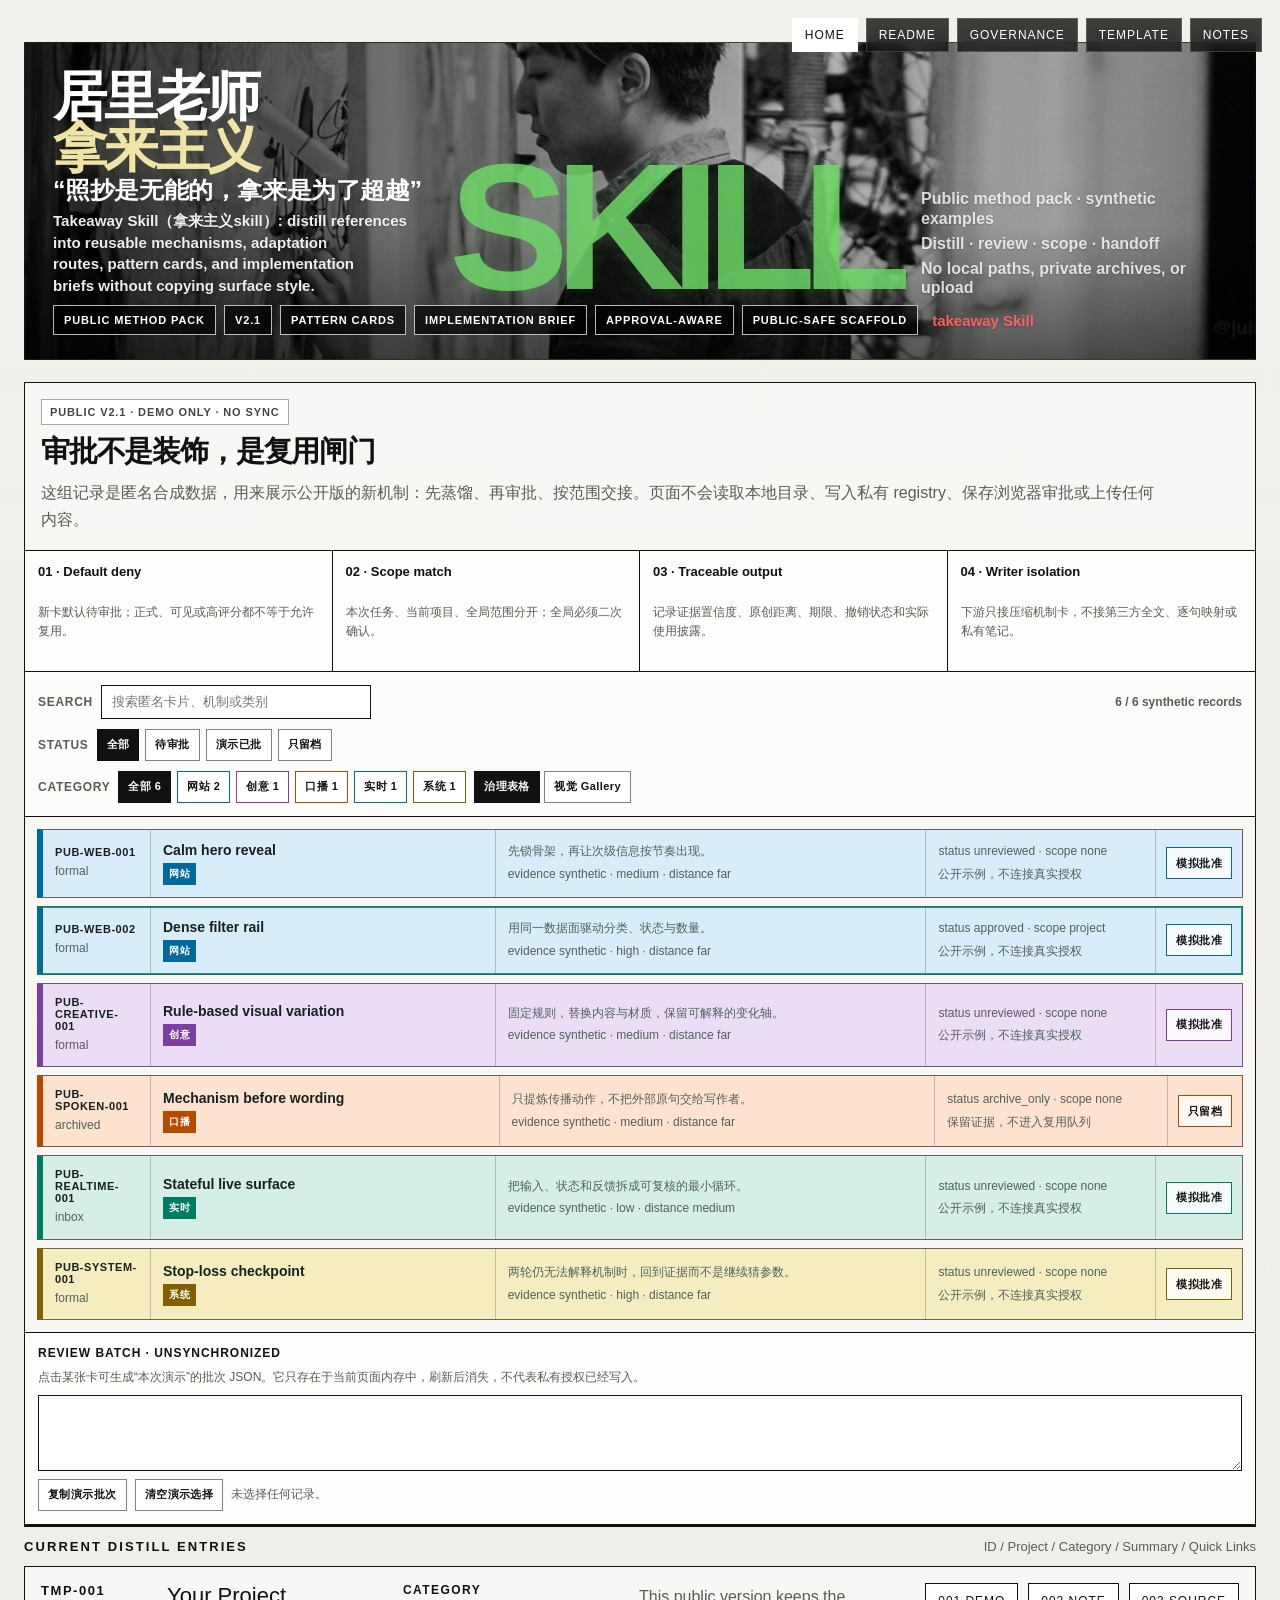
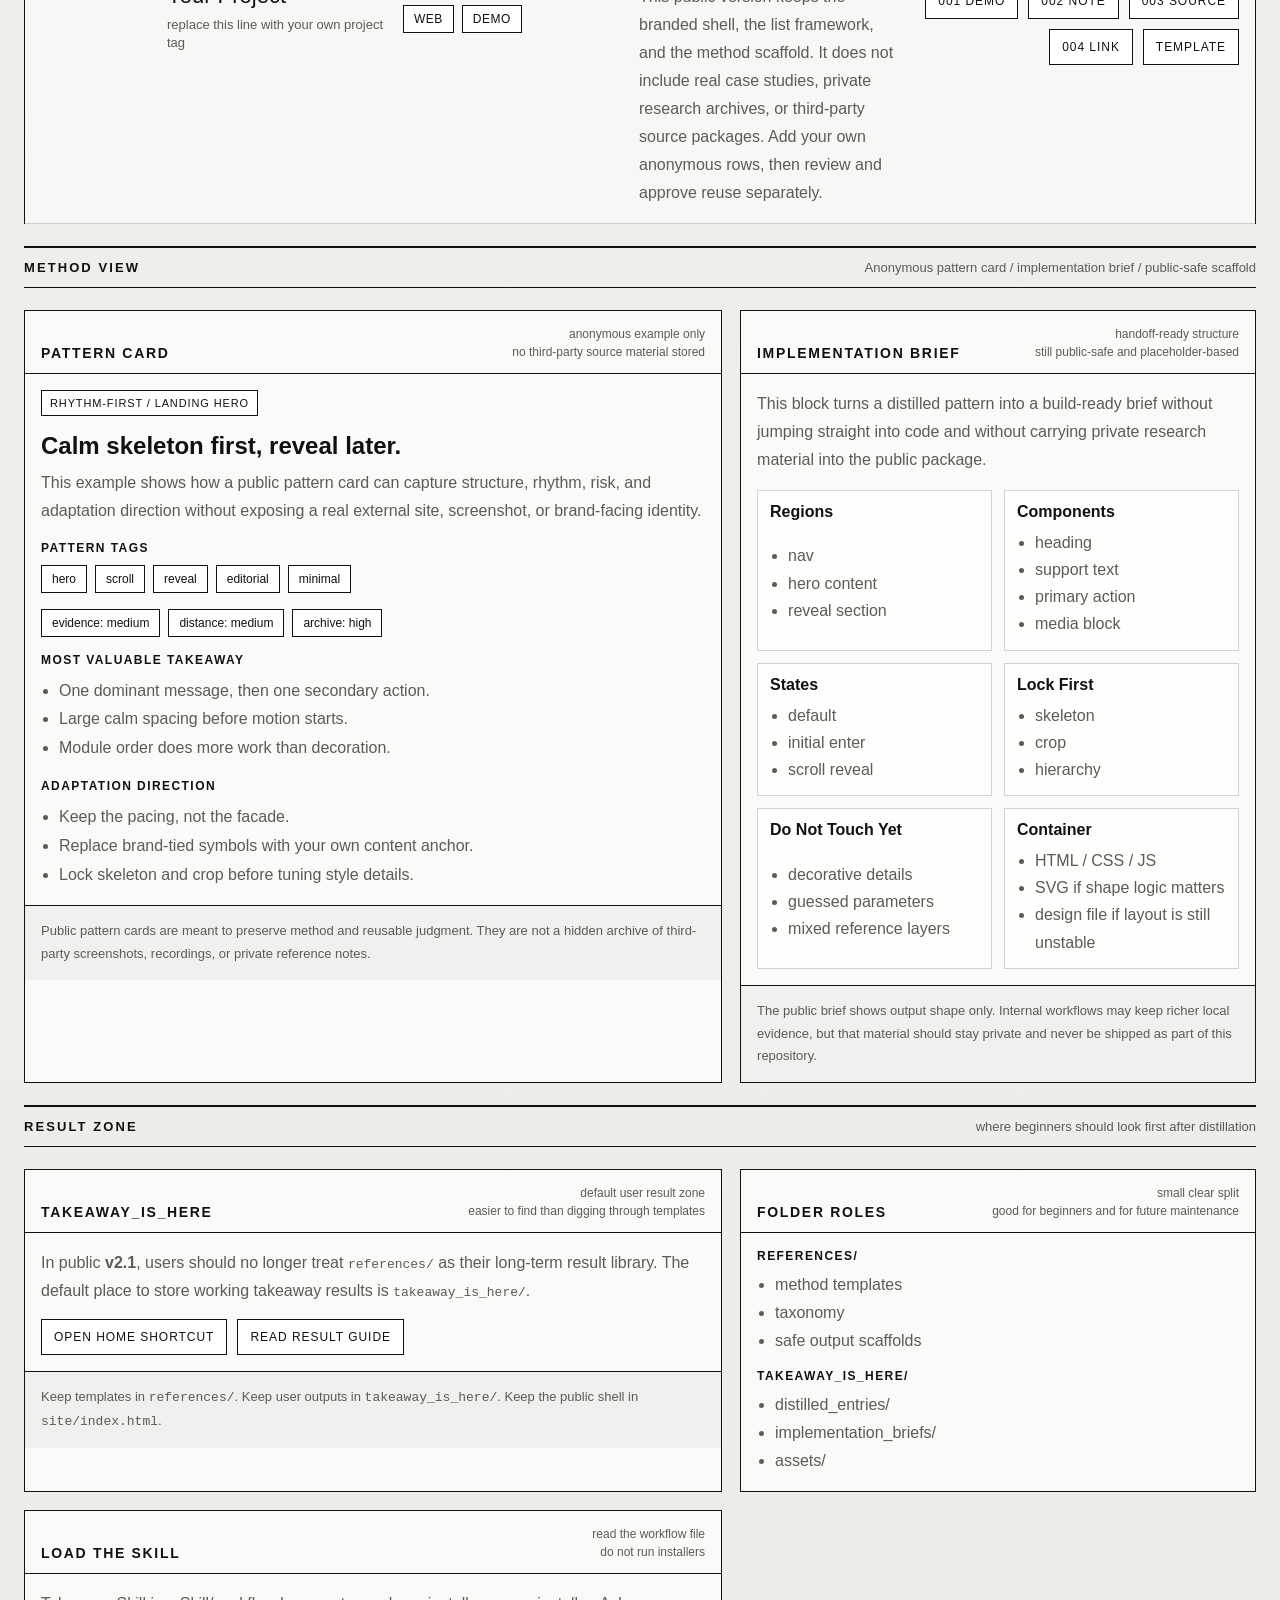
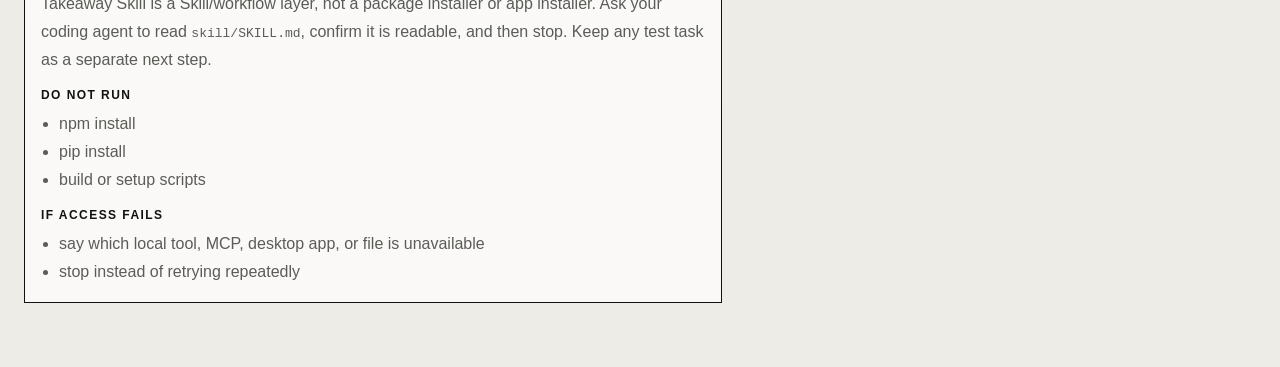
<file: site/index.html>
<!doctype html>
<html lang="zh-CN">
  <head>
    <meta charset="UTF-8" />
    <meta name="viewport" content="width=device-width, initial-scale=1.0" />
    <meta name="referrer" content="no-referrer" />
    <title>居里老师拿来主义</title>
    <meta
      name="description"
      content="Takeaway Skill（拿来主义skill）是一个参考蒸馏框架，用于把网站、页面、动效、截图和视觉系统拆成可复用机制、pattern card 与 implementation brief，而不是照抄表皮。"
    />
    <link rel="stylesheet" href="./ui/local-view.css" />
    <style>
      :root {
        --bg: #eeece6;
        --ink: #111111;
        --muted: #5b5b57;
        --panel: #f8f6f0;
        --line: #111111;
        --accent: #111111;
        --soft-line: rgba(17, 17, 17, 0.18);
      }
      * { box-sizing: border-box; }
      body {
        margin: 0;
        background:
          linear-gradient(180deg, #f2f0ea 0%, var(--bg) 100%);
        color: var(--ink);
        font-family: "Helvetica Neue", "PingFang SC", sans-serif;
      }
      .wrap {
        max-width: 1280px;
        margin: 0 auto;
        padding: 32px 24px 64px;
      }
      .masthead {
        position: relative;
        display: grid;
        grid-template-columns: minmax(0, 1fr) auto;
        gap: 18px;
        align-items: end;
        min-height: 288px;
        width: 100%;
        max-width: 100%;
        padding: 28px 28px 24px;
        margin: 10px 0 18px;
        border: 1px solid rgba(17, 17, 17, 0.7);
        background:
          linear-gradient(90deg, rgba(0, 0, 0, 0.8) 0%, rgba(0, 0, 0, 0.46) 40%, rgba(0, 0, 0, 0.2) 62%, rgba(0, 0, 0, 0.42) 100%),
          url("./assets/jl-profile-wide.png") center 55% / cover no-repeat;
        overflow: hidden;
      }
      .masthead::after {
        content: "";
        position: absolute;
        inset: auto 0 0 0;
        height: 42%;
        background: linear-gradient(180deg, rgba(0, 0, 0, 0) 0%, rgba(0, 0, 0, 0.46) 100%);
        pointer-events: none;
      }
      .masthead-main {
        position: relative;
        z-index: 1;
        display: grid;
        gap: 12px;
        align-self: end;
        min-width: 0;
        max-width: 100%;
      }
      .title-lockup {
        display: grid;
        gap: 8px;
        width: 100%;
        max-width: 100%;
      }
      .title-head {
        display: grid;
        grid-template-columns: minmax(0, 1fr) auto minmax(230px, 0.78fr);
        gap: 14px;
        align-items: stretch;
        width: 100%;
        max-width: 100%;
      }
      .title-copy {
        display: grid;
        gap: 6px;
        min-width: 0;
      }
      .eyebrow {
        display: none;
      }
      h1 {
        margin: 0;
        font-size: clamp(36px, 4.2vw, 60px);
        line-height: 0.94;
        letter-spacing: -0.05em;
        font-weight: 800;
        color: #ffffff;
        text-wrap: balance;
        max-width: 8.4em;
      }
      .hero-title-accent {
        color: rgba(244, 232, 168, 0.98);
        text-shadow: 0 0 16px rgba(244, 232, 168, 0.14);
      }
      .title-note {
        display: block;
        width: fit-content;
        max-width: 100%;
        color: #ffffff;
        font-weight: 800;
      }
      .title-note span {
        display: block;
        line-height: 1.1;
        white-space: nowrap;
        font-size: clamp(15px, 1.28vw, 20px);
        letter-spacing: -0.01em;
      }
      .hero-mark {
        display: flex;
        align-items: flex-end;
        align-self: stretch;
        line-height: 0.78;
        font-weight: 900;
        letter-spacing: -0.08em;
        color: rgba(111, 214, 104, 0.84);
        white-space: nowrap;
        text-transform: uppercase;
        user-select: none;
        text-shadow: 0 0 18px rgba(88, 204, 92, 0.16);
      }
      .hero-meta {
        display: flex;
        gap: 8px;
        flex-wrap: wrap;
        align-items: center;
      }
      .hero-functional-line {
        display: block;
        color: rgba(255, 255, 255, 0.92);
        font-size: clamp(13px, 1.18vw, 18px);
        line-height: 1.45;
        font-weight: 600;
        max-width: 40rem;
        text-wrap: balance;
        text-shadow: 0 1px 2px rgba(0, 0, 0, 0.2);
      }
      .hero-meta span {
        display: inline-flex;
        min-height: 30px;
        align-items: center;
        padding: 0 10px;
        border: 1px solid rgba(255, 255, 255, 0.72);
        background: rgba(0, 0, 0, 0.68);
        color: #ffffff;
        font-size: 11px;
        line-height: 1;
        font-weight: 800;
        letter-spacing: 0.08em;
        text-transform: uppercase;
        backdrop-filter: blur(4px);
      }
      .hero-handle {
        display: inline-flex;
        min-height: 30px;
        align-items: center;
        padding-left: 10px;
        color: rgba(255, 255, 255, 0.96);
        font-size: 16px;
        line-height: 1;
        font-weight: 900;
        letter-spacing: 0;
        white-space: nowrap;
        text-shadow: 0 1px 2px rgba(0, 0, 0, 0.22);
      }
      .hero-takeaway {
        display: inline-flex;
        min-height: 30px;
        align-items: center;
        padding-left: 6px;
        color: rgba(255, 98, 98, 0.96);
        font-size: 15px;
        line-height: 1;
        font-weight: 900;
        letter-spacing: 0;
        white-space: nowrap;
        text-shadow: 0 1px 2px rgba(0, 0, 0, 0.18);
      }
      .intro {
        display: none;
      }
      .bio-stack {
        position: relative;
        z-index: 1;
        display: grid;
        gap: 6px;
        align-content: end;
        justify-items: start;
        align-self: stretch;
        width: 100%;
        max-width: 100%;
        min-height: 100%;
        padding: 16px 0 0 10px;
      }
      .bio-chip {
        display: block;
        width: 100%;
        padding: 0;
        border: 0;
        background: none;
        color: rgba(255, 255, 255, 0.8);
        font-size: 16px;
        line-height: 1.2;
        font-weight: 700;
        white-space: normal;
        overflow-wrap: anywhere;
        text-align: left;
        text-shadow: 0 1px 2px rgba(0, 0, 0, 0.2);
      }
      .section-head {
        display: flex;
        justify-content: space-between;
        gap: 16px;
        align-items: end;
        padding: 12px 0;
        border-top: 2px solid var(--line);
        border-bottom: 1px solid var(--line);
        margin-bottom: 0;
      }
      .section-head strong {
        font-size: 13px;
        letter-spacing: 0.16em;
        text-transform: uppercase;
      }
      .section-head span {
        color: var(--muted);
        font-size: 13px;
      }
      .table {
        border-left: 1px solid var(--line);
        border-right: 1px solid var(--line);
      }
      .row {
        display: grid;
        grid-template-columns: 110px 220px 220px minmax(0, 1fr) 320px;
        gap: 16px;
        align-items: start;
        padding: 16px;
        border-bottom: 1px solid var(--soft-line);
        background: rgba(255, 255, 255, 0.42);
      }
      .row:hover {
        background: rgba(255, 255, 255, 0.76);
      }
      .row.placeholder {
        background: rgba(255, 255, 255, 0.58);
      }
      .cell-id {
        font-size: 13px;
        font-weight: 700;
        letter-spacing: 0.12em;
        text-transform: uppercase;
      }
      .cell-name strong {
        display: block;
        margin-bottom: 6px;
        font-size: 22px;
        font-weight: 500;
      }
      .cell-name span {
        color: var(--muted);
        font-size: 13px;
      }
      .cell-kind {
        display: grid;
        gap: 8px;
      }
      .cell-kind strong {
        display: block;
        font-size: 12px;
        letter-spacing: 0.12em;
        text-transform: uppercase;
      }
      .kind-tags {
        display: flex;
        gap: 8px;
        flex-wrap: wrap;
      }
      .kind-tags span {
        display: inline-flex;
        width: fit-content;
        min-height: 28px;
        align-items: center;
        padding: 0 10px;
        border: 1px solid var(--line);
        background: #ffffff;
        font-size: 12px;
        letter-spacing: 0.04em;
        text-transform: uppercase;
      }
      .cell-desc {
        color: var(--muted);
        line-height: 1.75;
      }
      .cell-links {
        display: flex;
        gap: 10px;
        flex-wrap: wrap;
        justify-content: flex-end;
      }
      .cell-links a {
        display: inline-flex;
        align-items: center;
        min-height: 36px;
        padding: 0 12px;
        border: 1px solid var(--line);
        color: var(--ink);
        text-decoration: none;
        font-size: 12px;
        letter-spacing: 0.08em;
        text-transform: uppercase;
        background: #fff;
      }
      .cell-links a:hover {
        background: #111111;
        color: #ffffff;
      }
      .cell-links a.is-disabled {
        pointer-events: none;
        cursor: default;
      }
      .status-bar {
        display: none;
      }
      .method-grid {
        display: grid;
        grid-template-columns: minmax(0, 1.15fr) minmax(0, 0.85fr);
        gap: 18px;
        margin-top: 22px;
      }
      .method-card {
        border: 1px solid var(--line);
        background: rgba(255, 255, 255, 0.72);
      }
      .method-card-head {
        display: flex;
        justify-content: space-between;
        gap: 16px;
        align-items: end;
        padding: 14px 16px 12px;
        border-bottom: 1px solid var(--line);
      }
      .method-card-head strong {
        font-size: 14px;
        letter-spacing: 0.12em;
        text-transform: uppercase;
      }
      .method-card-head span {
        color: var(--muted);
        font-size: 12px;
        line-height: 1.5;
        text-align: right;
      }
      .method-card-body {
        display: grid;
        gap: 16px;
        padding: 16px;
      }
      .micro-label {
        display: inline-flex;
        width: fit-content;
        min-height: 26px;
        align-items: center;
        padding: 0 8px;
        border: 1px solid var(--line);
        background: #ffffff;
        font-size: 11px;
        letter-spacing: 0.08em;
        text-transform: uppercase;
      }
      .signal-line {
        display: grid;
        gap: 8px;
      }
      .signal-line strong {
        font-size: 24px;
        line-height: 1.2;
        font-weight: 600;
      }
      .signal-line p,
      .brief-note {
        margin: 0;
        color: var(--muted);
        line-height: 1.75;
      }
      .tag-group {
        display: grid;
        gap: 10px;
      }
      .tag-group strong,
      .stack-block strong {
        font-size: 12px;
        letter-spacing: 0.12em;
        text-transform: uppercase;
      }
      .tag-row,
      .score-row {
        display: flex;
        flex-wrap: wrap;
        gap: 8px;
      }
      .tag-row span,
      .score-row span {
        display: inline-flex;
        align-items: center;
        min-height: 28px;
        padding: 0 10px;
        border: 1px solid var(--line);
        background: #fff;
        font-size: 12px;
      }
      .stack-block {
        display: grid;
        gap: 10px;
      }
      .stack-block ul {
        margin: 0;
        padding-left: 18px;
        color: var(--muted);
        line-height: 1.8;
      }
      .brief-grid {
        display: grid;
        grid-template-columns: repeat(2, minmax(0, 1fr));
        gap: 12px;
      }
      .brief-cell {
        display: grid;
        gap: 8px;
        padding: 12px;
        border: 1px solid var(--soft-line);
        background: rgba(255, 255, 255, 0.78);
      }
      .brief-cell ul {
        margin: 0;
        padding-left: 18px;
        color: var(--muted);
        line-height: 1.7;
      }
      .safe-note {
        padding: 14px 16px;
        border-top: 1px solid var(--line);
        background: rgba(17, 17, 17, 0.04);
        color: var(--muted);
        font-size: 13px;
        line-height: 1.75;
      }
      .result-zone {
        display: grid;
        grid-template-columns: minmax(0, 1.15fr) minmax(0, 0.85fr);
        gap: 18px;
        margin-top: 22px;
      }
      .result-zone-card {
        border: 1px solid var(--line);
        background: rgba(255, 255, 255, 0.72);
      }
      .result-zone-body {
        display: grid;
        gap: 14px;
        padding: 16px;
      }
      .result-zone-body p {
        margin: 0;
        color: var(--muted);
        line-height: 1.75;
      }
      .zone-actions {
        display: flex;
        flex-wrap: wrap;
        gap: 10px;
      }
      .zone-actions a {
        display: inline-flex;
        align-items: center;
        min-height: 36px;
        padding: 0 12px;
        border: 1px solid var(--line);
        color: var(--ink);
        text-decoration: none;
        font-size: 12px;
        letter-spacing: 0.08em;
        text-transform: uppercase;
        background: #fff;
      }
      .zone-actions a:hover {
        background: #111111;
        color: #ffffff;
      }
      .zone-list {
        display: grid;
        gap: 8px;
      }
      .zone-list strong {
        font-size: 12px;
        letter-spacing: 0.12em;
        text-transform: uppercase;
      }
      .zone-list ul {
        margin: 0;
        padding-left: 18px;
        color: var(--muted);
        line-height: 1.75;
      }

      /* Public v2.1 governance showcase: synthetic data only. */
      .public-governance {
        --public-web-fill: #d8ecfa;
        --public-web-hover: #c4e2f6;
        --public-web-accent: #006a9e;
        --public-creative-fill: #ecddf6;
        --public-creative-hover: #ddc8ee;
        --public-creative-accent: #7b3fa1;
        --public-spoken-fill: #fce2cf;
        --public-spoken-hover: #f7cfb3;
        --public-spoken-accent: #b84a00;
        --public-realtime-fill: #d5eee6;
        --public-realtime-hover: #bfe4d8;
        --public-realtime-accent: #007c65;
        --public-systems-fill: #f5edbf;
        --public-systems-hover: #ede09b;
        --public-systems-accent: #806000;
        --public-unknown-fill: #e3e7ea;
        --public-unknown-hover: #d1d7dc;
        --public-unknown-accent: #55616c;
        margin-top: 22px;
        border: 1px solid var(--line);
        background: rgba(255, 255, 255, 0.52);
      }
      .public-governance-head {
        display: grid;
        gap: 7px;
        padding: 16px;
        border-bottom: 1px solid var(--line);
      }
      .public-governance-head strong {
        font-size: clamp(19px, 2.3vw, 30px);
        letter-spacing: -0.04em;
      }
      .public-governance-head p {
        max-width: 70rem;
        margin: 0;
        color: var(--muted);
        line-height: 1.7;
      }
      .public-governance-note {
        display: inline-flex;
        width: fit-content;
        padding: 6px 8px;
        border: 1px solid rgba(0, 0, 0, 0.35);
        background: #fff;
        color: #444;
        font-size: 11px;
        font-weight: 800;
        letter-spacing: 0.08em;
        text-transform: uppercase;
      }
      .public-feature-grid {
        display: grid;
        grid-template-columns: repeat(4, minmax(0, 1fr));
        border-bottom: 1px solid var(--line);
      }
      .public-feature {
        display: grid;
        gap: 7px;
        min-height: 120px;
        padding: 13px;
        border-right: 1px solid var(--line);
        background: rgba(255, 255, 255, 0.72);
      }
      .public-feature:last-child { border-right: 0; }
      .public-feature strong { font-size: 13px; }
      .public-feature span { color: var(--muted); font-size: 12px; line-height: 1.55; }
      .public-governance-toolbar {
        display: grid;
        gap: 10px;
        padding: 13px;
        border-bottom: 1px solid var(--line);
        background: rgba(255, 255, 255, 0.68);
      }
      .public-governance-toolbar-row {
        display: flex;
        flex-wrap: wrap;
        align-items: center;
        gap: 8px;
      }
      .public-governance-toolbar label {
        display: inline-flex;
        align-items: center;
        gap: 6px;
        color: var(--muted);
        font-size: 12px;
        font-weight: 800;
        letter-spacing: 0.06em;
        text-transform: uppercase;
      }
      .public-governance-toolbar input[type="search"] {
        min-width: min(100%, 270px);
        min-height: 34px;
        padding: 0 10px;
        border: 1px solid var(--line);
        border-radius: 0;
        background: #fff;
        color: var(--ink);
        font: inherit;
        font-size: 13px;
      }
      .public-filter-group {
        display: flex;
        flex-wrap: wrap;
        gap: 6px;
      }
      .public-filter-group button,
      .public-view-toggle button,
      .public-demo-action {
        min-height: 32px;
        padding: 0 9px;
        border: 1px solid rgba(17, 17, 17, 0.52);
        border-radius: 0;
        background: #fff;
        color: var(--ink);
        cursor: pointer;
        font: inherit;
        font-size: 11px;
        font-weight: 800;
        letter-spacing: 0.04em;
      }
      .public-filter-group button:hover,
      .public-view-toggle button:hover,
      .public-demo-action:hover { background: #f1f1ee; }
      .public-filter-group button[aria-pressed="true"],
      .public-view-toggle button[aria-pressed="true"] {
        background: #111;
        color: #fff;
      }
      .public-filter-group[data-filter-kind="category"] button[data-public-category="web"][aria-pressed="true"] { background: var(--public-web-accent); }
      .public-filter-group[data-filter-kind="category"] button[data-public-category="creative"][aria-pressed="true"] { background: var(--public-creative-accent); }
      .public-filter-group[data-filter-kind="category"] button[data-public-category="spoken"][aria-pressed="true"] { background: var(--public-spoken-accent); }
      .public-filter-group[data-filter-kind="category"] button[data-public-category="realtime"][aria-pressed="true"] { background: var(--public-realtime-accent); }
      .public-filter-group[data-filter-kind="category"] button[data-public-category="systems"][aria-pressed="true"] { background: var(--public-systems-accent); }
      .public-filter-group[data-filter-kind="category"] button[data-public-category="unknown"][aria-pressed="true"] { background: var(--public-unknown-accent); }
      .public-filter-group button[data-public-category="web"] { border-color: var(--public-web-accent); }
      .public-filter-group button[data-public-category="creative"] { border-color: var(--public-creative-accent); }
      .public-filter-group button[data-public-category="spoken"] { border-color: var(--public-spoken-accent); }
      .public-filter-group button[data-public-category="realtime"] { border-color: var(--public-realtime-accent); }
      .public-filter-group button[data-public-category="systems"] { border-color: var(--public-systems-accent); }
      .public-filter-group button[data-public-category="unknown"] { border-color: var(--public-unknown-accent); }
      .public-governance-count {
        margin-left: auto;
        color: var(--muted);
        font-size: 12px;
        font-weight: 800;
      }
      .public-governance-list {
        display: grid;
        gap: 8px;
        padding: 12px;
      }
      .public-governance-card {
        display: grid;
        grid-template-columns: 108px minmax(150px, 1.2fr) minmax(150px, 1.5fr) minmax(170px, 0.8fr) auto;
        gap: 0;
        align-items: stretch;
        border: 1px solid rgba(17, 17, 17, 0.62);
        border-left: 6px solid var(--public-card-accent);
        background: var(--public-card-fill);
        color: #17211f;
      }
      .public-governance-card[data-public-category="web"] { --public-card-fill: var(--public-web-fill); --public-card-hover: var(--public-web-hover); --public-card-accent: var(--public-web-accent); }
      .public-governance-card[data-public-category="creative"] { --public-card-fill: var(--public-creative-fill); --public-card-hover: var(--public-creative-hover); --public-card-accent: var(--public-creative-accent); }
      .public-governance-card[data-public-category="spoken"] { --public-card-fill: var(--public-spoken-fill); --public-card-hover: var(--public-spoken-hover); --public-card-accent: var(--public-spoken-accent); }
      .public-governance-card[data-public-category="realtime"] { --public-card-fill: var(--public-realtime-fill); --public-card-hover: var(--public-realtime-hover); --public-card-accent: var(--public-realtime-accent); }
      .public-governance-card[data-public-category="systems"] { --public-card-fill: var(--public-systems-fill); --public-card-hover: var(--public-systems-hover); --public-card-accent: var(--public-systems-accent); }
      .public-governance-card[data-public-category="unknown"] { --public-card-fill: var(--public-unknown-fill); --public-card-hover: var(--public-unknown-hover); --public-card-accent: var(--public-unknown-accent); }
      .public-governance-card:hover { background: var(--public-card-hover); }
      .public-governance-card[data-public-status="approved"] { outline: 2px solid rgba(0, 124, 101, 0.8); outline-offset: -2px; }
      .public-governance-card > div { display: grid; align-content: center; gap: 5px; min-width: 0; padding: 12px; border-right: 1px solid rgba(17, 17, 17, 0.22); }
      .public-governance-card > div:last-child { border-right: 0; }
      .public-governance-id { font-size: 11px; font-weight: 900; letter-spacing: 0.05em; }
      .public-governance-title { font-size: 14px; font-weight: 900; }
      .public-governance-summary, .public-governance-meta { color: #52615c; font-size: 12px; line-height: 1.45; }
      .public-governance-pill { display: inline-flex; width: fit-content; padding: 4px 6px; background: var(--public-card-accent); color: #fff; font-size: 10px; font-weight: 900; letter-spacing: 0.05em; text-transform: uppercase; }
      .public-governance-card .public-demo-action { align-self: center; margin: 10px; border-color: var(--public-card-accent); background: rgba(255, 255, 255, 0.8); }
      .public-governance-card .public-demo-action:hover { background: #fff; }
      .public-governance-empty { padding: 24px 12px; border: 1px dashed rgba(17, 17, 17, 0.45); color: var(--muted); text-align: center; }
      .public-governance-list[data-view="gallery"] { grid-template-columns: repeat(2, minmax(0, 1fr)); }
      .public-governance-list[data-view="gallery"] .public-governance-card { grid-template-columns: 1fr; }
      .public-governance-list[data-view="gallery"] .public-governance-card > div { border-right: 0; border-bottom: 1px solid rgba(17, 17, 17, 0.22); }
      .public-governance-list[data-view="gallery"] .public-governance-card > div:last-of-type { border-bottom: 0; }
      .public-batch-tray { display: grid; gap: 8px; padding: 13px; border-top: 1px solid var(--line); background: rgba(255, 255, 255, 0.76); }
      .public-batch-tray strong { font-size: 12px; letter-spacing: 0.08em; text-transform: uppercase; }
      .public-batch-tray p { margin: 0; color: var(--muted); font-size: 12px; line-height: 1.55; }
      .public-batch-output { width: 100%; min-height: 76px; padding: 9px; border: 1px solid var(--line); border-radius: 0; background: #fff; color: #26312e; font: 12px/1.45 ui-monospace, SFMono-Regular, Menlo, monospace; resize: vertical; }
      .public-batch-actions { display: flex; flex-wrap: wrap; gap: 8px; align-items: center; }
      .public-batch-status { color: var(--muted); font-size: 12px; }
      @media (max-width: 900px) {
        .public-feature-grid { grid-template-columns: repeat(2, minmax(0, 1fr)); }
        .public-feature:nth-child(2) { border-right: 0; }
        .public-feature:nth-child(-n + 2) { border-bottom: 1px solid var(--line); }
        .public-governance-card { grid-template-columns: 86px 1fr 1fr; }
        .public-governance-card > div:nth-child(4) { grid-column: 2 / -1; border-top: 1px solid rgba(17, 17, 17, 0.22); }
        .public-governance-card > .public-demo-action { grid-column: 1 / -1; justify-self: start; }
        .public-governance-list[data-view="gallery"] { grid-template-columns: 1fr; }
      }
      @media (max-width: 620px) {
        .public-feature-grid { grid-template-columns: 1fr; }
        .public-feature, .public-feature:nth-child(2) { border-right: 0; border-bottom: 1px solid var(--line); }
        .public-feature:last-child { border-bottom: 0; }
        .public-governance-card { grid-template-columns: 1fr; }
        .public-governance-card > div,
        .public-governance-card > div:nth-child(4) { grid-column: auto; border-right: 0; border-top: 0; border-bottom: 1px solid rgba(17, 17, 17, 0.22); }
        .public-governance-card > .public-demo-action { grid-column: auto; justify-self: start; }
        .public-governance-count { width: 100%; margin-left: 0; }
      }
      @media (max-width: 1080px) {
        .masthead {
          grid-template-columns: 1fr;
          gap: 14px;
          min-height: 280px;
          padding: 24px 20px 18px;
          background-position: 0 0, center 49%;
        }
        .title-head {
          grid-template-columns: 1fr auto;
          gap: 10px;
        }
        .bio-stack {
          grid-column: 1 / -1;
          justify-items: start;
          width: min(360px, 100%);
          max-width: 100%;
          padding-bottom: 0;
          padding-top: 2px;
          min-height: 0;
          align-content: start;
          gap: 4px;
        }
        .hero-meta {
          gap: 6px;
        }
        .row {
          grid-template-columns: 90px 1fr;
        }
        .cell-kind {
          grid-column: 1 / -1;
        }
        .cell-desc {
          grid-column: 1 / -1;
        }
        .cell-links {
          grid-column: 1 / -1;
          justify-content: flex-start;
        }
        .method-grid {
          grid-template-columns: 1fr;
        }
        .result-zone {
          grid-template-columns: 1fr;
        }
      }
      @media (max-width: 820px) {
        .wrap {
          padding: 24px 16px 56px;
        }
        .title-lockup {
          gap: 6px;
        }
        .title-head {
          grid-template-columns: 1fr;
          gap: 8px;
        }
        .masthead {
          gap: 12px;
          min-height: 236px;
          padding: 18px 16px 14px;
          margin-top: 8px;
          background-position: 0 0, center 45%;
        }
        .title-note {
          width: 100%;
        }
        .hero-meta span {
          min-height: 28px;
          padding: 0 8px;
          font-size: 10px;
        }
        .hero-handle {
          min-height: 28px;
          padding-left: 8px;
          font-size: 13px;
        }
        .hero-takeaway {
          min-height: 28px;
          padding-left: 4px;
          font-size: 12px;
        }
        .bio-stack {
          gap: 4px;
          width: 100%;
          max-width: 100%;
        }
        .hero-mark {
          opacity: 0.8;
        }
        .bio-chip {
          min-width: 0;
          width: 100%;
          max-width: 100%;
          white-space: normal;
          font-size: 14px;
          line-height: 1.18;
        }
        .row {
          grid-template-columns: 1fr;
        }
        .brief-grid {
          grid-template-columns: 1fr;
        }
      }
    </style>
  </head>
  <body class="distill-square">
    <nav class="distill-tabs" aria-label="public template navigation">
      <a class="distill-tab is-active" href="#top">Home</a>
      <a class="distill-tab" href="../README.md">README</a>
      <a class="distill-tab" href="#governance-demo">Governance</a>
      <a class="distill-tab" href="#entries">Template</a>
      <a class="distill-tab" href="#notes">Notes</a>
    </nav>
    <div class="wrap" id="top">
      <section class="masthead">
        <div class="masthead-main">
          <div class="title-lockup">
            <span class="eyebrow">distill gallery / method study</span>
            <div class="title-head">
              <div class="title-copy">
                <h1 class="hero-title">居里老师<span class="hero-title-accent">拿来主义</span></h1>
                <div class="title-note" aria-label="照抄是无能的，拿来是为了超越">
                  <span class="hero-subline">“照抄是无能的，拿来是为了超越”</span>
                </div>
                <span class="hero-functional-line">Takeaway Skill（拿来主义skill）: distill references into reusable mechanisms, adaptation routes, pattern cards, and implementation briefs without copying surface style.</span>
              </div>
              <div class="hero-mark" aria-hidden="true">SKILL</div>
              <div class="bio-stack" aria-label="public-safe method summary">
                <span class="bio-chip">Public method pack · synthetic examples</span>
                <span class="bio-chip">Distill · review · scope · handoff</span>
                <span class="bio-chip">No local paths, private archives, or upload</span>
              </div>
            </div>
            <div class="hero-meta" aria-label="distill summary">
              <span>public method pack</span>
              <span>v2.1</span>
              <span>pattern cards</span>
              <span>implementation brief</span>
              <span>approval-aware</span>
              <span>public-safe scaffold</span>
              <strong class="hero-takeaway">takeaway Skill</strong>
            </div>
          </div>
        </div>
      </section>

      <section class="public-governance" id="governance-demo" aria-labelledby="public-governance-title">
        <div class="public-governance-head">
          <span class="public-governance-note">public v2.1 · demo only · no sync</span>
          <strong id="public-governance-title">审批不是装饰，是复用闸门</strong>
          <p>这组记录是匿名合成数据，用来展示公开版的新机制：先蒸馏、再审批、按范围交接。页面不会读取本地目录、写入私有 registry、保存浏览器审批或上传任何内容。</p>
        </div>
        <div class="public-feature-grid" aria-label="public v2.1 feature disclosure">
          <div class="public-feature"><strong>01 · Default deny</strong><span>新卡默认待审批；正式、可见或高评分都不等于允许复用。</span></div>
          <div class="public-feature"><strong>02 · Scope match</strong><span>本次任务、当前项目、全局范围分开；全局必须二次确认。</span></div>
          <div class="public-feature"><strong>03 · Traceable output</strong><span>记录证据置信度、原创距离、期限、撤销状态和实际使用披露。</span></div>
          <div class="public-feature"><strong>04 · Writer isolation</strong><span>下游只接压缩机制卡，不接第三方全文、逐句映射或私有笔记。</span></div>
        </div>
        <div class="public-governance-toolbar">
          <div class="public-governance-toolbar-row">
            <label for="public-governance-search">Search</label>
            <input id="public-governance-search" type="search" placeholder="搜索匿名卡片、机制或类别" autocomplete="off" />
            <div class="public-governance-count" id="public-governance-count" aria-live="polite">0 records</div>
          </div>
          <div class="public-governance-toolbar-row">
            <label>Status</label>
            <div class="public-filter-group" data-filter-kind="status" role="group" aria-label="filter by review status">
              <button type="button" data-public-status="all" aria-pressed="true">全部</button>
              <button type="button" data-public-status="unreviewed" aria-pressed="false">待审批</button>
              <button type="button" data-public-status="approved" aria-pressed="false">演示已批</button>
              <button type="button" data-public-status="archive_only" aria-pressed="false">只留档</button>
            </div>
          </div>
          <div class="public-governance-toolbar-row">
            <label>Category</label>
            <div class="public-filter-group" data-filter-kind="category" role="group" aria-label="filter by category">
              <button type="button" data-public-category="all" aria-pressed="true">全部 <span data-public-count="all">0</span></button>
              <button type="button" data-public-category="web" aria-pressed="false">网站 <span data-public-count="web">0</span></button>
              <button type="button" data-public-category="creative" aria-pressed="false">创意 <span data-public-count="creative">0</span></button>
              <button type="button" data-public-category="spoken" aria-pressed="false">口播 <span data-public-count="spoken">0</span></button>
              <button type="button" data-public-category="realtime" aria-pressed="false">实时 <span data-public-count="realtime">0</span></button>
              <button type="button" data-public-category="systems" aria-pressed="false">系统 <span data-public-count="systems">0</span></button>
            </div>
            <div class="public-view-toggle" role="group" aria-label="switch public demo view">
              <button type="button" data-public-view="table" aria-pressed="true">治理表格</button>
              <button type="button" data-public-view="gallery" aria-pressed="false">视觉 Gallery</button>
            </div>
          </div>
        </div>
        <div class="public-governance-list" id="public-governance-list" data-view="table" aria-live="polite"></div>
        <div class="public-batch-tray" aria-label="public review batch demo">
          <strong>Review batch · unsynchronized</strong>
          <p>点击某张卡可生成“本次演示”的批次 JSON。它只存在于当前页面内存中，刷新后消失，不代表私有授权已经写入。</p>
          <textarea class="public-batch-output" id="public-batch-output" readonly aria-label="review batch JSON"></textarea>
          <div class="public-batch-actions">
            <button type="button" class="public-demo-action" id="public-copy-batch">复制演示批次</button>
            <button type="button" class="public-demo-action" id="public-clear-batch">清空演示选择</button>
            <span class="public-batch-status" id="public-batch-status" aria-live="polite">未选择任何记录。</span>
          </div>
        </div>
      </section>

      <div class="section-head" id="entries">
        <strong>Current Distill Entries</strong>
        <span>ID / Project / Category / Summary / Quick Links</span>
      </div>

      <section class="table">
        <article class="row placeholder">
          <div class="cell-id">TMP-001</div>
          <div class="cell-name">
            <strong>Your Project</strong>
            <span>replace this line with your own project tag</span>
          </div>
          <div class="cell-kind">
            <strong>Category</strong>
            <div class="kind-tags">
              <span>web</span>
              <span>demo</span>
            </div>
          </div>
          <div class="cell-desc" id="notes">
            This public version keeps the branded shell, the list framework, and the method scaffold. It does not include real case studies, private research archives, or third-party source packages. Add your own anonymous rows, then review and approve reuse separately.
          </div>
          <div class="cell-links">
            <a class="is-disabled" href="#">001 demo</a>
            <a class="is-disabled" href="#">002 note</a>
            <a class="is-disabled" href="#">003 source</a>
            <a class="is-disabled" href="#">004 link</a>
            <a class="is-disabled" href="#">template</a>
          </div>
        </article>
      </section>

      <div class="section-head" style="margin-top: 22px;">
        <strong>Method View</strong>
        <span>Anonymous pattern card / implementation brief / public-safe scaffold</span>
      </div>

      <section class="method-grid" aria-label="public method showcase">
        <article class="method-card">
          <div class="method-card-head">
            <strong>Pattern Card</strong>
            <span>anonymous example only<br />no third-party source material stored</span>
          </div>
          <div class="method-card-body">
            <span class="micro-label">rhythm-first / landing hero</span>
            <div class="signal-line">
              <strong>Calm skeleton first, reveal later.</strong>
              <p>This example shows how a public pattern card can capture structure, rhythm, risk, and adaptation direction without exposing a real external site, screenshot, or brand-facing identity.</p>
            </div>
            <div class="tag-group">
              <strong>Pattern Tags</strong>
              <div class="tag-row">
                <span>hero</span>
                <span>scroll</span>
                <span>reveal</span>
                <span>editorial</span>
                <span>minimal</span>
              </div>
            </div>
            <div class="score-row" aria-label="public-safe scores">
              <span>evidence: medium</span>
              <span>distance: medium</span>
              <span>archive: high</span>
            </div>
            <div class="stack-block">
              <strong>Most Valuable Takeaway</strong>
              <ul>
                <li>One dominant message, then one secondary action.</li>
                <li>Large calm spacing before motion starts.</li>
                <li>Module order does more work than decoration.</li>
              </ul>
            </div>
            <div class="stack-block">
              <strong>Adaptation Direction</strong>
              <ul>
                <li>Keep the pacing, not the facade.</li>
                <li>Replace brand-tied symbols with your own content anchor.</li>
                <li>Lock skeleton and crop before tuning style details.</li>
              </ul>
            </div>
          </div>
          <div class="safe-note">
            Public pattern cards are meant to preserve method and reusable judgment. They are not a hidden archive of third-party screenshots, recordings, or private reference notes.
          </div>
        </article>

        <article class="method-card">
          <div class="method-card-head">
            <strong>Implementation Brief</strong>
            <span>handoff-ready structure<br />still public-safe and placeholder-based</span>
          </div>
          <div class="method-card-body">
            <p class="brief-note">This block turns a distilled pattern into a build-ready brief without jumping straight into code and without carrying private research material into the public package.</p>
            <div class="brief-grid">
              <div class="brief-cell">
                <strong>Regions</strong>
                <ul>
                  <li>nav</li>
                  <li>hero content</li>
                  <li>reveal section</li>
                </ul>
              </div>
              <div class="brief-cell">
                <strong>Components</strong>
                <ul>
                  <li>heading</li>
                  <li>support text</li>
                  <li>primary action</li>
                  <li>media block</li>
                </ul>
              </div>
              <div class="brief-cell">
                <strong>States</strong>
                <ul>
                  <li>default</li>
                  <li>initial enter</li>
                  <li>scroll reveal</li>
                </ul>
              </div>
              <div class="brief-cell">
                <strong>Lock First</strong>
                <ul>
                  <li>skeleton</li>
                  <li>crop</li>
                  <li>hierarchy</li>
                </ul>
              </div>
              <div class="brief-cell">
                <strong>Do Not Touch Yet</strong>
                <ul>
                  <li>decorative details</li>
                  <li>guessed parameters</li>
                  <li>mixed reference layers</li>
                </ul>
              </div>
              <div class="brief-cell">
                <strong>Container</strong>
                <ul>
                  <li>HTML / CSS / JS</li>
                  <li>SVG if shape logic matters</li>
                  <li>design file if layout is still unstable</li>
                </ul>
              </div>
            </div>
          </div>
          <div class="safe-note">
            The public brief shows output shape only. Internal workflows may keep richer local evidence, but that material should stay private and never be shipped as part of this repository.
          </div>
        </article>
      </section>

      <div class="section-head" style="margin-top: 22px;">
        <strong>Result Zone</strong>
        <span>where beginners should look first after distillation</span>
      </div>

      <section class="result-zone" aria-label="public v2 result zone">
        <article class="result-zone-card">
          <div class="method-card-head">
            <strong>takeaway_is_here</strong>
            <span>default user result zone<br />easier to find than digging through templates</span>
          </div>
          <div class="result-zone-body">
            <p>
              In public <strong>v2.1</strong>, users should no longer treat <code>references/</code> as their long-term result library.
              The default place to store working takeaway results is <code>takeaway_is_here/</code>.
            </p>
            <div class="zone-actions">
              <a href="../takeaway_is_here/OPEN_HOME.html">Open Home Shortcut</a>
              <a href="../takeaway_is_here/README.md">Read Result Guide</a>
            </div>
          </div>
          <div class="safe-note">
            Keep templates in <code>references/</code>. Keep user outputs in <code>takeaway_is_here/</code>. Keep the public shell in <code>site/index.html</code>.
          </div>
        </article>

        <article class="result-zone-card">
          <div class="method-card-head">
            <strong>Folder roles</strong>
            <span>small clear split<br />good for beginners and for future maintenance</span>
          </div>
          <div class="result-zone-body">
            <div class="zone-list">
              <strong>references/</strong>
              <ul>
                <li>method templates</li>
                <li>taxonomy</li>
                <li>safe output scaffolds</li>
              </ul>
            </div>
            <div class="zone-list">
              <strong>takeaway_is_here/</strong>
              <ul>
                <li>distilled_entries/</li>
                <li>implementation_briefs/</li>
                <li>assets/</li>
              </ul>
            </div>
          </div>
        </article>

        <article class="result-zone-card">
          <div class="method-card-head">
            <strong>Load the Skill</strong>
            <span>read the workflow file<br />do not run installers</span>
          </div>
          <div class="result-zone-body">
            <p>
              Takeaway Skill is a Skill/workflow layer, not a package installer or app installer.
              Ask your coding agent to read <code>skill/SKILL.md</code>, confirm it is readable, and then stop.
              Keep any test task as a separate next step.
            </p>
            <div class="zone-list">
              <strong>Do not run</strong>
              <ul>
                <li>npm install</li>
                <li>pip install</li>
                <li>build or setup scripts</li>
              </ul>
            </div>
            <div class="zone-list">
              <strong>If access fails</strong>
              <ul>
                <li>say which local tool, MCP, desktop app, or file is unavailable</li>
                <li>stop instead of retrying repeatedly</li>
              </ul>
            </div>
          </div>
        </article>
      </section>
    </div>
    <script>
      (function () {
        const records = [
          { id: "PUB-WEB-001", title: "Calm hero reveal", category: "web", categoryLabel: "网站", summary: "先锁骨架，再让次级信息按节奏出现。", evidence: "synthetic · medium", distance: "far", state: "formal", status: "unreviewed", scope: "none" },
          { id: "PUB-WEB-002", title: "Dense filter rail", category: "web", categoryLabel: "网站", summary: "用同一数据面驱动分类、状态与数量。", evidence: "synthetic · high", distance: "far", state: "formal", status: "approved", scope: "project" },
          { id: "PUB-CREATIVE-001", title: "Rule-based visual variation", category: "creative", categoryLabel: "创意", summary: "固定规则，替换内容与材质，保留可解释的变化轴。", evidence: "synthetic · medium", distance: "far", state: "formal", status: "unreviewed", scope: "none" },
          { id: "PUB-SPOKEN-001", title: "Mechanism before wording", category: "spoken", categoryLabel: "口播", summary: "只提炼传播动作，不把外部原句交给写作者。", evidence: "synthetic · medium", distance: "far", state: "archived", status: "archive_only", scope: "none" },
          { id: "PUB-REALTIME-001", title: "Stateful live surface", category: "realtime", categoryLabel: "实时", summary: "把输入、状态和反馈拆成可复核的最小循环。", evidence: "synthetic · low", distance: "medium", state: "inbox", status: "unreviewed", scope: "none" },
          { id: "PUB-SYSTEM-001", title: "Stop-loss checkpoint", category: "systems", categoryLabel: "系统", summary: "两轮仍无法解释机制时，回到证据而不是继续猜参数。", evidence: "synthetic · high", distance: "far", state: "formal", status: "unreviewed", scope: "none" }
        ];
        const categoryLabels = { web: "网站", creative: "创意", spoken: "口播", realtime: "实时", systems: "系统", unknown: "未分类" };
        const list = document.getElementById("public-governance-list");
        const count = document.getElementById("public-governance-count");
        const search = document.getElementById("public-governance-search");
        const batchOutput = document.getElementById("public-batch-output");
        const batchStatus = document.getElementById("public-batch-status");
        const copyBatch = document.getElementById("public-copy-batch");
        const clearBatch = document.getElementById("public-clear-batch");
        if (!list || !count || !search || !batchOutput || !batchStatus) return;

        let statusFilter = "all";
        let categoryFilter = "all";
        let view = "table";
        let query = "";
        const demoDecisions = new Map();

        function effectiveStatus(record) {
          return demoDecisions.has(record.id) ? "approved" : record.status;
        }

        function visibleRecords() {
          const needle = query.trim().toLowerCase();
          return records.filter((record) => {
            const matchesStatus = statusFilter === "all" || effectiveStatus(record) === statusFilter;
            const matchesCategory = categoryFilter === "all" || record.category === categoryFilter;
            const haystack = [record.id, record.title, record.categoryLabel, record.summary, record.evidence].join(" ").toLowerCase();
            return matchesStatus && matchesCategory && (!needle || haystack.includes(needle));
          });
        }

        function text(parent, className, value) {
          const node = document.createElement("div");
          if (className) node.className = className;
          node.textContent = value;
          parent.appendChild(node);
          return node;
        }

        function buttonLabel(record) {
          if (record.status === "archive_only") return "只留档";
          return demoDecisions.has(record.id) ? "撤销演示" : "模拟批准";
        }

        function renderCard(record) {
          const article = document.createElement("article");
          const currentStatus = effectiveStatus(record);
          article.className = "public-governance-card";
          article.dataset.publicCategory = record.category;
          article.dataset.publicStatus = currentStatus;
          article.setAttribute("aria-label", `${record.id} ${record.title}`);

          const idCell = document.createElement("div");
          text(idCell, "public-governance-id", record.id);
          text(idCell, "public-governance-meta", record.state);
          article.appendChild(idCell);

          const titleCell = document.createElement("div");
          text(titleCell, "public-governance-title", record.title);
          const pill = text(titleCell, "public-governance-pill", record.categoryLabel);
          pill.setAttribute("aria-label", `category ${record.categoryLabel}`);
          article.appendChild(titleCell);

          const summaryCell = document.createElement("div");
          text(summaryCell, "public-governance-summary", record.summary);
          text(summaryCell, "public-governance-meta", `evidence ${record.evidence} · distance ${record.distance}`);
          article.appendChild(summaryCell);

          const statusCell = document.createElement("div");
          text(statusCell, "public-governance-meta", `status ${currentStatus} · scope ${demoDecisions.has(record.id) ? "task (demo)" : record.scope}`);
          text(statusCell, "public-governance-meta", record.status === "archive_only" ? "保留证据，不进入复用队列" : "公开示例，不连接真实授权");
          article.appendChild(statusCell);

          const action = document.createElement("button");
          action.type = "button";
          action.className = "public-demo-action";
          action.textContent = buttonLabel(record);
          action.disabled = record.status === "archive_only";
          action.setAttribute("aria-label", `${buttonLabel(record)} ${record.id}`);
          action.addEventListener("click", () => {
            if (record.status === "archive_only") return;
            if (demoDecisions.has(record.id)) demoDecisions.delete(record.id);
            else demoDecisions.set(record.id, { action: "task", scope: "task", task_id: "public-demo-task" });
            render();
          });
          article.appendChild(action);
          return article;
        }

        function renderBatch() {
          const items = Array.from(demoDecisions, ([id, decision]) => ({ id, ...decision }));
          const payload = {
            schema_version: "public-review-batch-demo-1",
            demo_only: true,
            synchronized: false,
            reviewed_by: "demo_user",
            items
          };
          batchOutput.value = items.length ? JSON.stringify(payload, null, 2) : "";
          batchStatus.textContent = items.length ? `${items.length} 条演示选择；未同步。` : "未选择任何记录。";
        }

        function updateCounts() {
          document.querySelectorAll("[data-public-count]").forEach((node) => {
            const key = node.dataset.publicCount;
            node.textContent = key === "all" ? records.length : records.filter((record) => record.category === key).length;
          });
        }

        function render() {
          const visible = visibleRecords();
          list.dataset.view = view;
          list.replaceChildren();
          if (!visible.length) {
            const empty = document.createElement("div");
            empty.className = "public-governance-empty";
            empty.textContent = "没有符合当前筛选的公开合成记录。";
            list.appendChild(empty);
          } else {
            visible.forEach((record) => list.appendChild(renderCard(record)));
          }
          count.textContent = `${visible.length} / ${records.length} synthetic records`;
          renderBatch();
        }

        document.querySelectorAll("[data-filter-kind=status] [data-public-status]").forEach((button) => {
          button.addEventListener("click", () => {
            statusFilter = button.dataset.publicStatus;
            document.querySelectorAll("[data-filter-kind=status] [data-public-status]").forEach((item) => item.setAttribute("aria-pressed", String(item === button)));
            render();
          });
        });
        document.querySelectorAll("[data-filter-kind=category] [data-public-category]").forEach((button) => {
          button.addEventListener("click", () => {
            categoryFilter = button.dataset.publicCategory;
            document.querySelectorAll("[data-filter-kind=category] [data-public-category]").forEach((item) => item.setAttribute("aria-pressed", String(item === button)));
            render();
          });
        });
        document.querySelectorAll("[data-public-view]").forEach((button) => {
          button.addEventListener("click", () => {
            view = button.dataset.publicView;
            document.querySelectorAll("[data-public-view]").forEach((item) => item.setAttribute("aria-pressed", String(item === button)));
            render();
          });
        });
        search.addEventListener("input", () => {
          query = search.value;
          render();
        });
        clearBatch.addEventListener("click", () => {
          demoDecisions.clear();
          render();
        });
        if (copyBatch) {
          copyBatch.addEventListener("click", async () => {
            if (!batchOutput.value) {
              batchStatus.textContent = "请先选择一张可审批的演示卡。";
              return;
            }
            try {
              await navigator.clipboard.writeText(batchOutput.value);
              batchStatus.textContent = "演示批次已复制；仍未同步。";
            } catch (_error) {
              batchOutput.focus();
              batchOutput.select();
              batchStatus.textContent = "浏览器未授权自动复制，请手动复制文本。";
            }
          });
        }
        updateCounts();
        render();
      })();
    </script>
    <script>
      (function () {
        const title = document.querySelector(".hero-title");
        const line = document.querySelector(".hero-subline");
        const titleCopy = document.querySelector(".title-copy");
        const mark = document.querySelector(".hero-mark");
        if (!title || !line) return;

        function fitSubtitleLine() {
          const targetWidth = title.getBoundingClientRect().width;
          if (!targetWidth) return;
          line.style.transform = "scaleX(1)";
          line.style.fontSize = "";
          const baseWidth = line.getBoundingClientRect().width;
          if (!baseWidth) return;
          const baseFontSize = parseFloat(window.getComputedStyle(line).fontSize);
          const ratio = targetWidth / baseWidth;
          const nextFontSize = Math.min(baseFontSize * 1.42, Math.max(baseFontSize * 0.96, baseFontSize * ratio));
          line.style.fontSize = `${nextFontSize}px`;
          const nextWidth = line.getBoundingClientRect().width;
          if (!nextWidth) return;
          const scale = Math.min(1.08, Math.max(0.98, targetWidth / nextWidth));
          line.style.transformOrigin = "left center";
          line.style.transform = `scaleX(${scale})`;
        }

        function fitHeroMark() {
          if (!titleCopy || !mark) return;
          const targetHeight = titleCopy.getBoundingClientRect().height;
          if (!targetHeight) return;
          const nextFontSize = Math.min(180, Math.max(72, targetHeight / 0.78));
          mark.style.fontSize = `${nextFontSize}px`;
        }

        fitSubtitleLine();
        fitHeroMark();
        window.addEventListener("load", fitSubtitleLine);
        window.addEventListener("load", fitHeroMark);
        window.addEventListener("resize", fitSubtitleLine);
        window.addEventListener("resize", fitHeroMark);
      })();
    </script>
  </body>
</html>
</file>
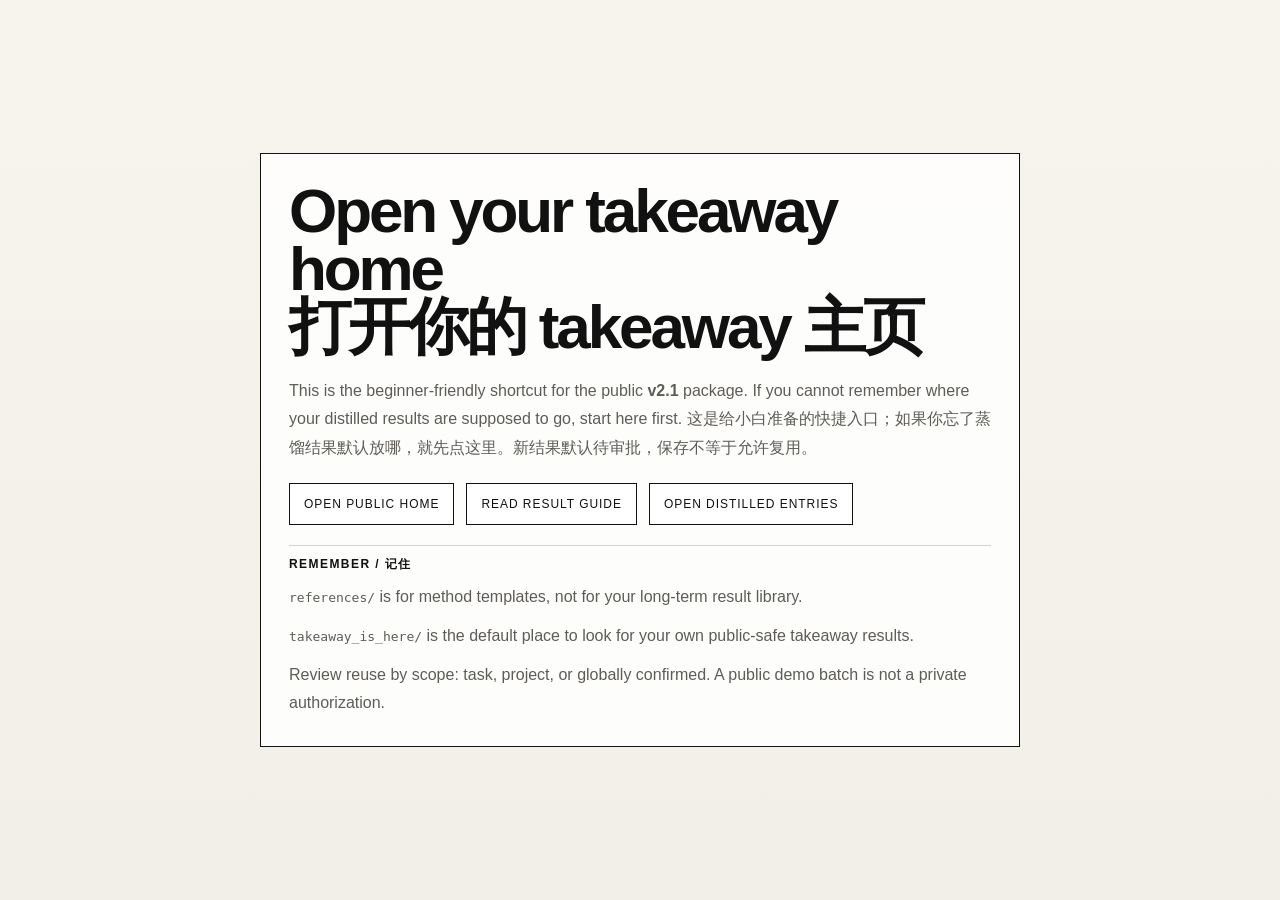
<file: takeaway_is_here/OPEN_HOME.html>
<!doctype html>
<html lang="en">
  <head>
    <meta charset="UTF-8" />
    <meta name="viewport" content="width=device-width, initial-scale=1.0" />
    <title>Open Takeaway Home / 打开主页</title>
    <style>
      :root {
        --bg: #f2efe8;
        --ink: #111111;
        --muted: #5f5c57;
        --line: #111111;
        --panel: rgba(255, 255, 255, 0.86);
      }
      * { box-sizing: border-box; }
      body {
        margin: 0;
        min-height: 100vh;
        display: grid;
        place-items: center;
        padding: 32px;
        background: linear-gradient(180deg, #f7f4ee 0%, var(--bg) 100%);
        color: var(--ink);
        font-family: "Helvetica Neue", "PingFang SC", sans-serif;
      }
      .panel {
        width: min(760px, 100%);
        display: grid;
        gap: 20px;
        padding: 28px;
        border: 1px solid var(--line);
        background: var(--panel);
      }
      h1 {
        margin: 0;
        font-size: clamp(34px, 5vw, 62px);
        line-height: 0.94;
        letter-spacing: -0.05em;
      }
      p {
        margin: 0;
        color: var(--muted);
        line-height: 1.8;
      }
      .actions {
        display: flex;
        flex-wrap: wrap;
        gap: 12px;
      }
      a {
        display: inline-flex;
        align-items: center;
        min-height: 42px;
        padding: 0 14px;
        border: 1px solid var(--line);
        color: var(--ink);
        text-decoration: none;
        background: #ffffff;
        letter-spacing: 0.08em;
        text-transform: uppercase;
        font-size: 12px;
      }
      a:hover {
        background: #111111;
        color: #ffffff;
      }
      .note {
        display: grid;
        gap: 10px;
        padding-top: 10px;
        border-top: 1px solid rgba(17, 17, 17, 0.18);
      }
      .note strong {
        font-size: 12px;
        letter-spacing: 0.12em;
        text-transform: uppercase;
      }
    </style>
  </head>
  <body>
    <main class="panel">
      <h1>Open your takeaway home<br />打开你的 takeaway 主页</h1>
      <p>
        This is the beginner-friendly shortcut for the public <strong>v2.1</strong> package.
        If you cannot remember where your distilled results are supposed to go, start here first.
        这是给小白准备的快捷入口；如果你忘了蒸馏结果默认放哪，就先点这里。新结果默认待审批，保存不等于允许复用。
      </p>
      <div class="actions">
        <a href="../site/index.html">Open Public Home</a>
        <a href="./README.md">Read Result Guide</a>
        <a href="./distilled_entries/">Open Distilled Entries</a>
      </div>
      <div class="note">
        <strong>Remember / 记住</strong>
        <p><code>references/</code> is for method templates, not for your long-term result library.</p>
        <p><code>takeaway_is_here/</code> is the default place to look for your own public-safe takeaway results.</p>
        <p>Review reuse by scope: task, project, or globally confirmed. A public demo batch is not a private authorization.</p>
      </div>
    </main>
  </body>
</html>
</file>
<file: site/ui/local-view.css>
.distill-tabs {
  position: fixed;
  right: 18px;
  top: 18px;
  z-index: 999;
  display: flex;
  flex-wrap: wrap;
  justify-content: flex-end;
  gap: 8px;
  max-width: min(72vw, 760px);
}

.distill-tab {
  padding: 10px 12px;
  border: 1px solid rgba(255, 255, 255, 0.18);
  background: rgba(10, 10, 10, 0.78);
  color: #ffffff;
  text-decoration: none;
  font-size: 12px;
  line-height: 1;
  letter-spacing: 0.08em;
  text-transform: uppercase;
  backdrop-filter: blur(10px);
  border-radius: 0 !important;
}

.distill-tab.is-active {
  background: #ffffff;
  color: #111111;
}

.distill-square :is(
  .compare,
  .restore-link,
  .back,
  .card,
  .panel,
  .project,
  .field,
  .step,
  .hero,
  .pill,
  .footer-card,
  .stage,
  .effects span,
  .chip,
  .probe-panel,
  .probe-stage__frame,
  .probe-stats div,
  .probe-link,
  .probe-actions button,
  .probe-canvas,
  .restore-nav a,
  .nav-overlay a,
  .tag,
  .thumb,
  .hero-art,
  .story-image,
  .links a,
  .cta
) {
  border-radius: 0 !important;
}

.distill-square .grid .card,
.distill-square .cards .card,
.distill-square .projects .project,
.distill-square .values .pill,
.distill-square .footer-card,
.distill-square .stage,
.distill-square .probe-panel,
.distill-square .probe-stage__frame {
  box-shadow: none !important;
}

@media (max-width: 900px) {
  .distill-tabs {
    left: 12px;
    right: 12px;
    top: 12px;
    max-width: none;
    justify-content: flex-start;
  }
}
</file>
